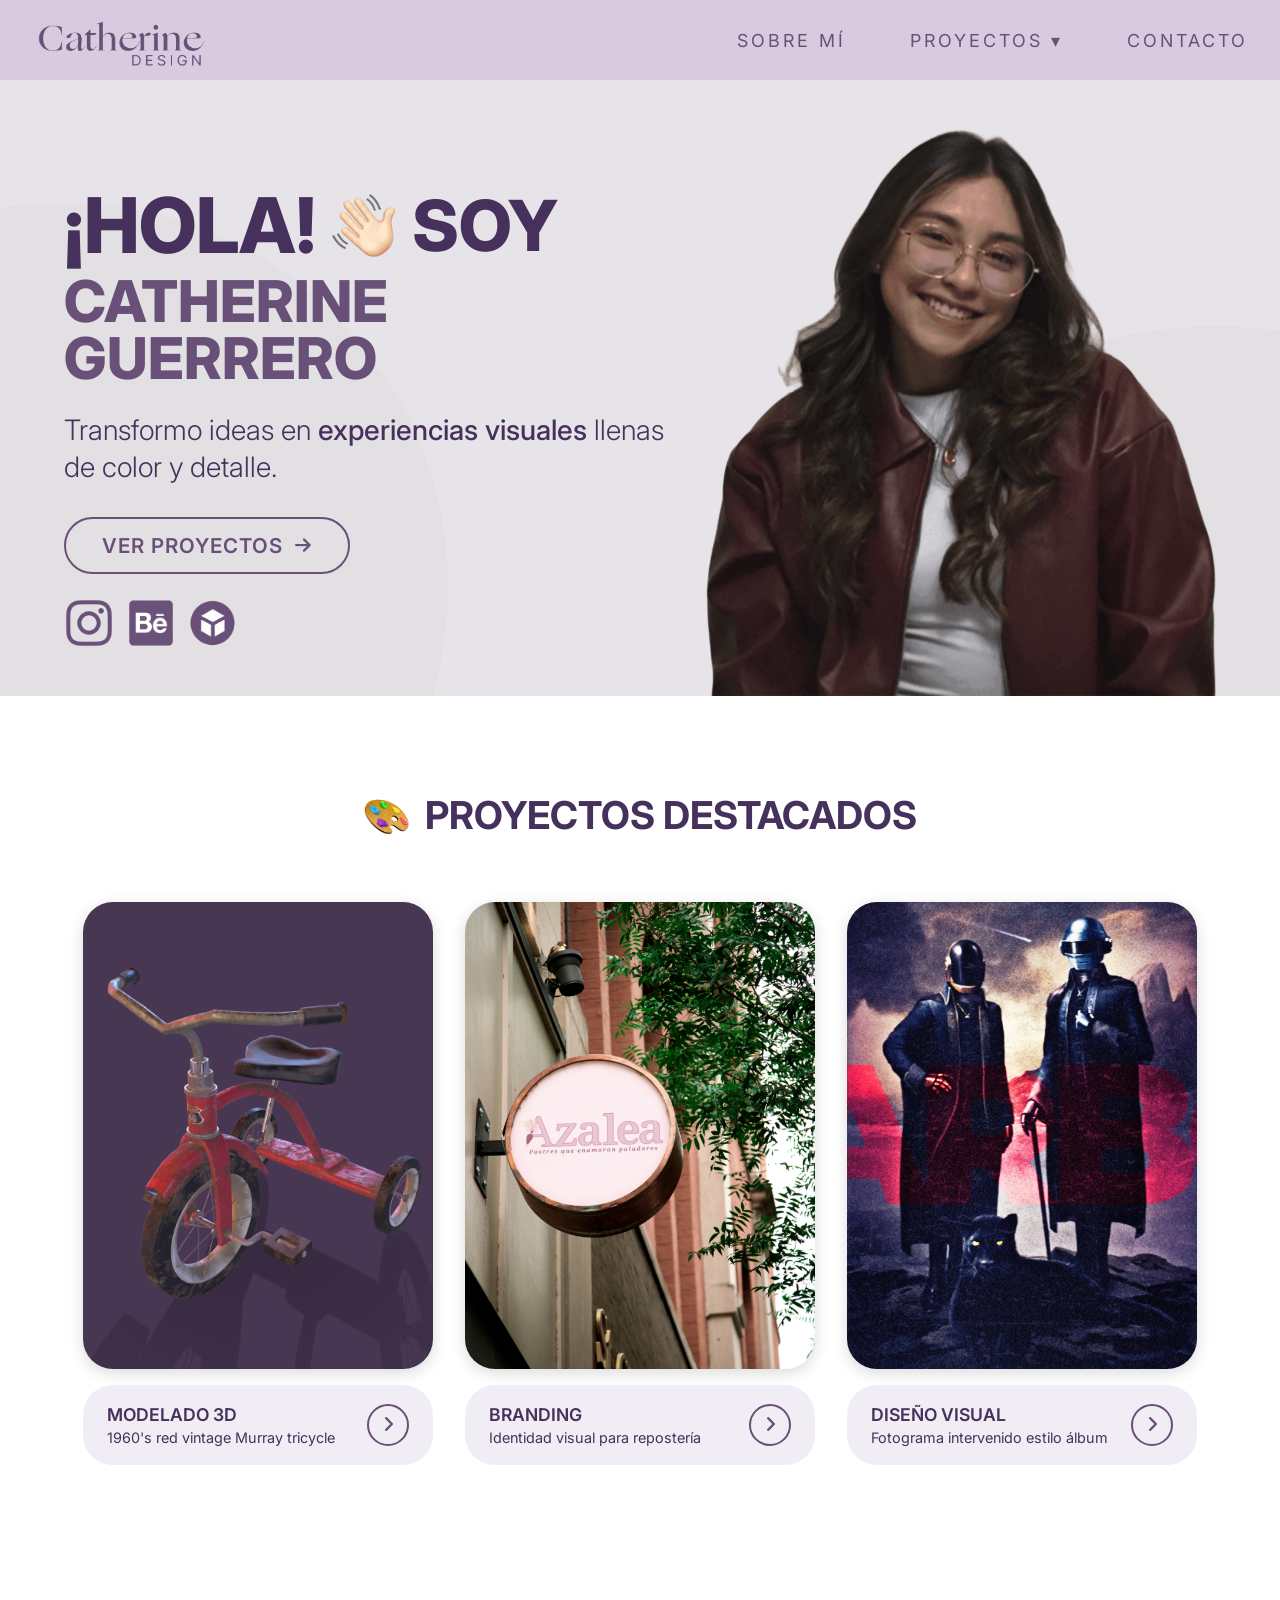
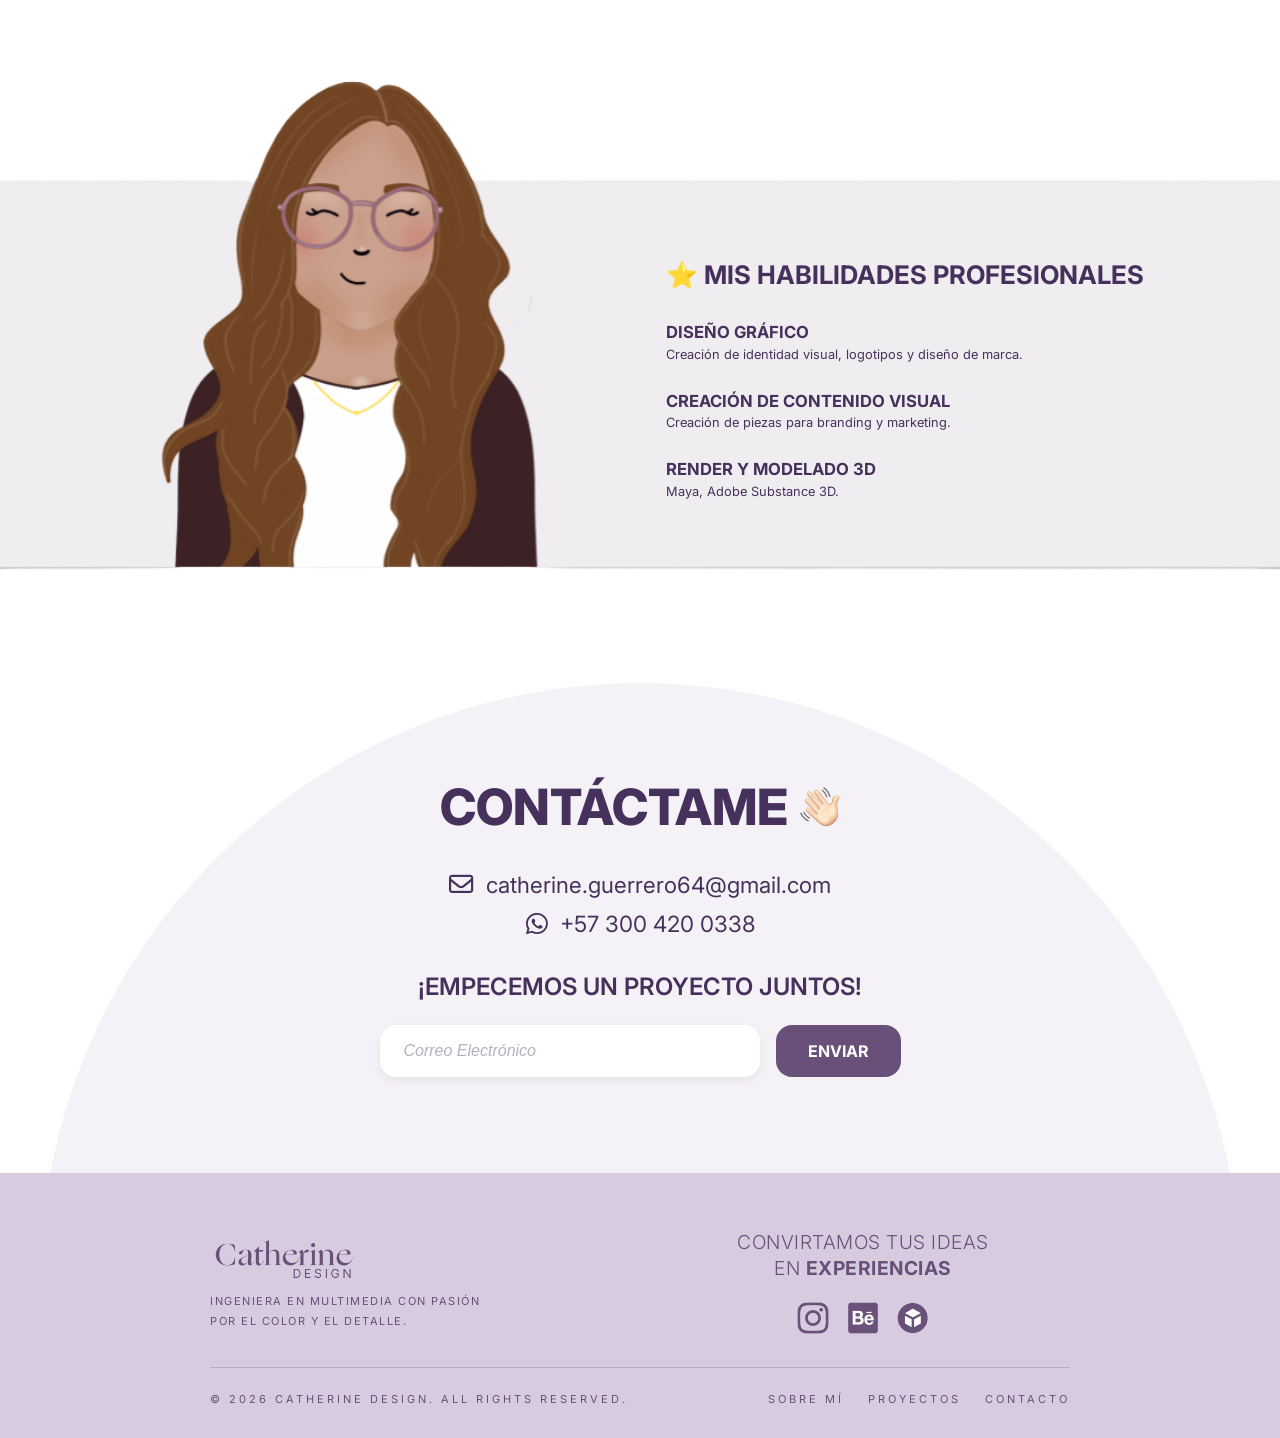
<file: index.html>
<!DOCTYPE html>
<html lang="es">

<head>
    <meta charset="UTF-8">
    <meta name="viewport" content="width=device-width, initial-scale=1.0">
    <title>Catherine Design – Portafolio</title>
    <link rel="preconnect" href="https://fonts.googleapis.com"> 
    <link rel="preconnect" href="https://fonts.gstatic.com" crossorigin>
    <link rel="stylesheet" href="https://cdnjs.cloudflare.com/ajax/libs/font-awesome/6.7.2/css/all.min.css">
    <link href="https://fonts.googleapis.com/css2?family=Playfair+Display:wght@400;700&family=Inter:wght@100;200;300;400;500;600;700;800;900&display=swap" rel="stylesheet">
    <link rel="stylesheet" href="style.css">
</head>

<body>

    <div id="navbar-container"></div>
    
    <!-- HERO -->
    <section id="hero">
        <div class="hero-deco">
            <div class="ellipse-1"></div>
            <div class="ellipse-2"></div>
        </div>

        <div class="hero-inner">

            <div class="hero-text">

                <div class="hero-title-row">
                    <h1>¡Hola!</h1>
                    <img class="hero-hand" src="Img/Mano_saludo.png" alt="Saludo">
                    <span class="hero-soy">soy</span>
                </div>

                <h2 class="hero-name">
                    Catherine Guerrero
                </h2>

                <p class="hero-tagline">
                    <span class="light">Transformo ideas en </span>
                    <span class="medium">experiencias visuales </span>
                    <span class="light">llenas de color y detalle.</span>
                </p>

                <a href="proyectos.html" class="hero-btn">
                    VER PROYECTOS 
                    <i class="fa-solid fa-arrow-right"></i>
                </a>
               
                <!-- REDES -->
                <div class="hero-socials">

                    <a href="https://www.instagram.com/luisac.guerrero_/"
                    target="_blank"
                    rel="noopener noreferrer">

                        <img src="Img/Logo instagram.png" alt="Instagram">
                    </a>

                    <a href="https://www.behance.net/catheriguerrer3"
                    target="_blank"
                    rel="noopener noreferrer">

                        <img src="Img/Logo Behance.png" alt="Behance">
                    </a>

                    <a href="https://sketchfab.com/est.luisac.guerrero"
                    target="_blank"
                    rel="noopener noreferrer">

                        <img src="Img/Logo sketchfab.png" alt="Sketchfab">
                    </a>

                </div>

            </div>

            <div class="hero-image">
                <img src="Img/Foto_Presentacion.png" alt="Catherine">
            </div>

        </div>

    </section>

    <!-- PROYECTOS DESTACADOS -->
    <section id="proyectos">

        <div class="section-inner">

            <div class="section-title-row">

                <img src="Img/Icono_Proyectos.png" alt="" class="section-icon">

                <h2>Proyectos destacados</h2>

            </div>

            <div class="projects-grid">

                <!-- Modelado 3D -->
                <article class="project-card">

                    <a href="proyectos.html?filter=modelado3d" class="project-link">

                        <div class="project-img-wrap">
                            <img src="Img/Modelado3D.png" alt="Modelado 3D">
                        </div>

                        <div class="project-info">

                            <div>
                                <h3 class="project-title">Modelado 3D</h3>
                                <p class="project-desc">
                                    1960's red vintage Murray tricycle
                                </p>
                            </div>

                            <span class="project-btn">
                                <i class="fa-solid fa-angle-right"></i>
                            </span>

                        </div>

                    </a>

                </article>

                <!-- Proyecto 2 -->
                <article class="project-card">

                    <a href="proyectos.html?filter=branding" class="project-link">

                        <div class="project-img-wrap">
                            <img src="Img/Azalea.png" alt="Branding">
                        </div>

                        <div class="project-info">

                            <div>
                                <h3 class="project-title">Branding</h3>
                                <p class="project-desc">
                                    Identidad visual para repostería
                                </p>
                            </div>

                            <span class="project-btn">
                                <i class="fa-solid fa-angle-right"></i>
                            </span>
                        </div>
                    </a>

                </article>

                <!-- Proyecto 3 -->
                <article class="project-card">

                    <a href="proyectos.html?filter=disenio-visual" class="project-link">

                        <div class="project-img-wrap">
                            <img src="Img/Dis_Visual.jpg" alt="Diseño Visual">
                        </div>

                        <div class="project-info">

                            <div>
                                <h3 class="project-title">Diseño Visual</h3>
                                <p class="project-desc">
                                    Fotograma intervenido estilo álbum
                                </p>
                            </div>
                            <span class="project-btn">
                                <i class="fa-solid fa-angle-right"></i>
                            </span>

                        </div>
                    </a>
                    
                </article>

            </div>

        </div>
    </section>

    <section id="habilidades">

        <div class="skills-inner">

            <div class="skills-image">
            <img src="Img/Banner_Habilidades.png" alt="Habilidades">
            </div>

            <div class="skills-content">

            <h2>
                <span class="star">⭐</span>
                MIS HABILIDADES PROFESIONALES
            </h2>

            <div class="skill-item">
                <h3>DISEÑO GRÁFICO</h3>
                <p>Creación de identidad visual, logotipos y diseño de marca.</p>
            </div>

            <div class="skill-item">
                <h3>CREACIÓN DE CONTENIDO VISUAL</h3>
                <p>Creación de piezas para branding y marketing.</p>
            </div>

            <div class="skill-item">
                <h3>RENDER Y MODELADO 3D</h3>
                <p>Maya, Adobe Substance 3D.</p>
            </div>

            </div>

        </div>

    </section>
    <section id="contacto-Idx">

        <div class="contact-bg-Idx"></div>

        <div class="contact-content-Idx">

            <div class="contact-title-Idx">

                <h2>CONTÁCTAME</h2>

                <img src="Img/Mano_saludo.png" alt="Saludo">

            </div>

            <div class="contact-info-Idx">

                <p>
                    <i class="fa-regular fa-envelope"></i>
                    catherine.guerrero64@gmail.com
                </p>

                <p>
                    <i class="fa-brands fa-whatsapp"></i>
                    +57 300 420 0338
                </p>

            </div>

            <h3>¡EMPECEMOS UN PROYECTO JUNTOS!</h3>

            <form class="contact-form-Idx">
                <input type="email" placeholder="Correo Electrónico">
                <button>ENVIAR</button>
            </form>

        </div>

    </section>

    <div id="footer-container"></div>
    <script src="script.js"></script>
</body>

</html>
</file>
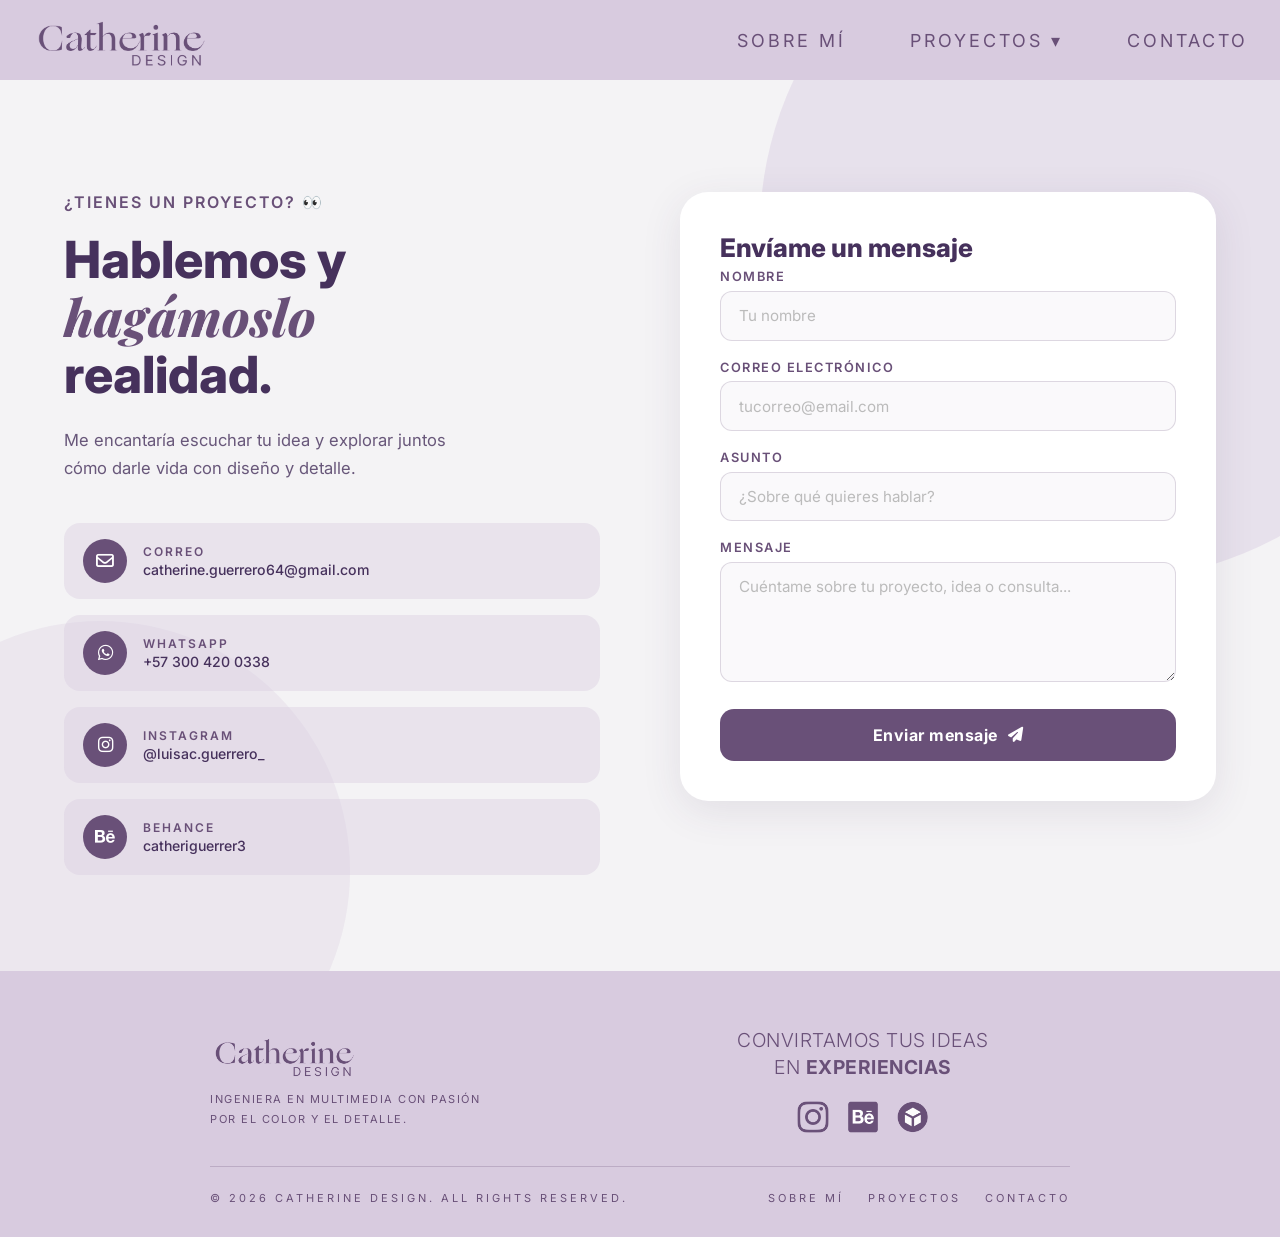
<file: contacto.html>
<!DOCTYPE html>
<html lang="es">
<head>
    <meta charset="UTF-8">
    <meta name="viewport" content="width=device-width, initial-scale=1.0">
    <title>Contacto – Catherine Design</title>
    <link rel="preconnect" href="https://fonts.googleapis.com">
    <link rel="preconnect" href="https://fonts.gstatic.com" crossorigin>
    <link rel="stylesheet" href="https://cdnjs.cloudflare.com/ajax/libs/font-awesome/6.7.2/css/all.min.css">
    <link href="https://fonts.googleapis.com/css2?family=Playfair+Display:wght@400;700&family=Inter:wght@100;200;300;400;500;600;700;800;900&display=swap" rel="stylesheet">
    <link rel="stylesheet" href="style.css">
</head>
<body>

    <div id="navbar-container"></div>

    <section id="contacto-page">

        <!-- Decoración de fondo -->
        <div class="cp-deco cp-deco--1"></div>
        <div class="cp-deco cp-deco--2"></div>

        <div class="cp-inner">

            <!-- Columna izquierda: info -->
            <div class="cp-left">

                <p class="cp-eyebrow">¿Tienes un proyecto? 👀</p>

                <h1 class="cp-title">
                    Hablemos y<br>
                    <span>hagámoslo</span><br>
                    realidad.
                </h1>

                <p class="cp-subtitle">
                    Me encantaría escuchar tu idea y explorar
                    juntos cómo darle vida con diseño y detalle.
                </p>

                <!-- Datos de contacto -->
                <div class="cp-data">

                    <a href="mailto:catherine.guerrero64@gmail.com" class="cp-data-item">
                        <div class="cp-data-icon">
                            <i class="fa-regular fa-envelope"></i>
                        </div>
                        <div class="cp-data-text">
                            <span class="cp-data-label">Correo</span>
                            <span class="cp-data-value">catherine.guerrero64@gmail.com</span>
                        </div>
                    </a>

                    <a href="https://wa.me/573004200338" target="_blank" class="cp-data-item">
                        <div class="cp-data-icon">
                            <i class="fa-brands fa-whatsapp"></i>
                        </div>
                        <div class="cp-data-text">
                            <span class="cp-data-label">WhatsApp</span>
                            <span class="cp-data-value">+57 300 420 0338</span>
                        </div>
                    </a>

                    <a href="https://www.instagram.com/luisac.guerrero_/" target="_blank" class="cp-data-item">
                        <div class="cp-data-icon">
                            <i class="fa-brands fa-instagram"></i>
                        </div>
                        <div class="cp-data-text">
                            <span class="cp-data-label">Instagram</span>
                            <span class="cp-data-value">@luisac.guerrero_</span>
                        </div>
                    </a>

                    <a href="https://www.behance.net/catheriguerrer3" target="_blank" class="cp-data-item">
                        <div class="cp-data-icon">
                            <i class="fa-brands fa-behance"></i>
                        </div>
                        <div class="cp-data-text">
                            <span class="cp-data-label">Behance</span>
                            <span class="cp-data-value">catheriguerrer3</span>
                        </div>
                    </a>

                </div>

            </div>

            <!-- Columna derecha: formulario -->
            <div class="cp-right">

                <div class="cp-form-card">

                    <h2 class="cp-form-title">Envíame un mensaje</h2>

                    <div class="cp-form">

                        <div class="cp-field">
                            <label>Nombre</label>
                            <input type="text" placeholder="Tu nombre">
                        </div>

                        <div class="cp-field">
                            <label>Correo electrónico</label>
                            <input type="email" placeholder="tucorreo@email.com">
                        </div>

                        <div class="cp-field">
                            <label>Asunto</label>
                            <input type="text" placeholder="¿Sobre qué quieres hablar?">
                        </div>

                        <div class="cp-field">
                            <label>Mensaje</label>
                            <textarea placeholder="Cuéntame sobre tu proyecto, idea o consulta..."></textarea>
                        </div>

                        <button class="cp-submit">
                            Enviar mensaje
                            <i class="fa-solid fa-paper-plane"></i>
                        </button>

                    </div>

                </div>

            </div>

        </div>

    </section>

    <div id="footer-container"></div>
    <script src="script.js"></script>
</body>
</html>
</file>
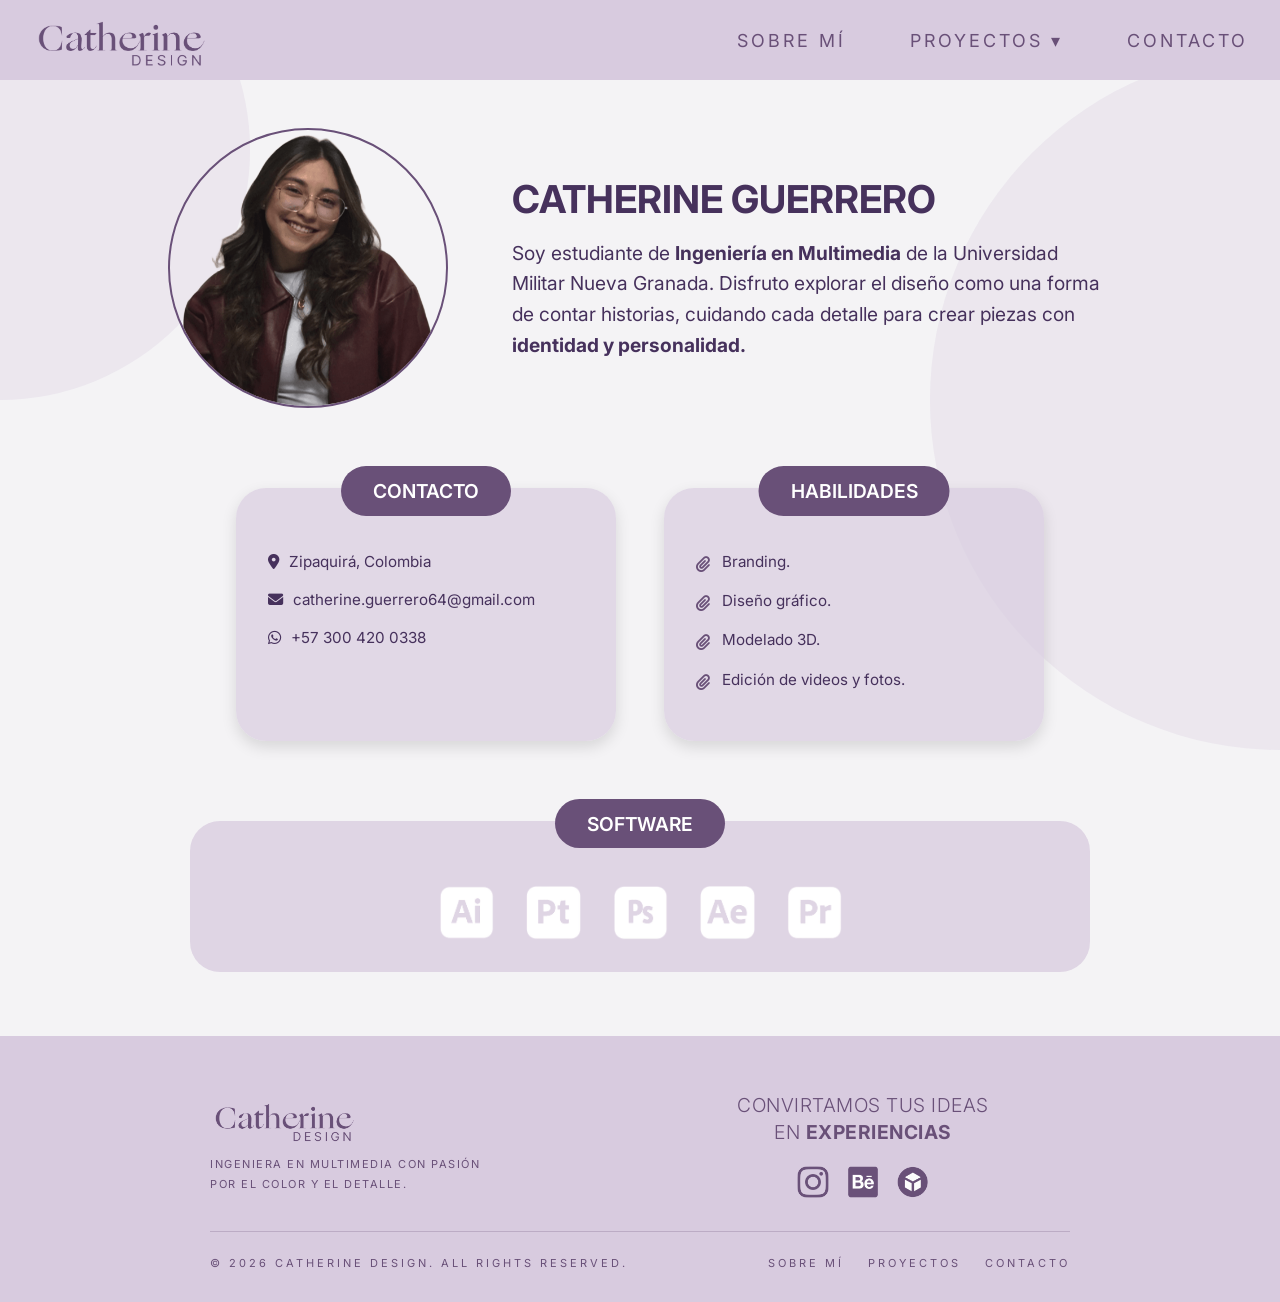
<file: sobre_mi.html>
<!DOCTYPE html>
<html lang="en">
<head>
    <meta charset="UTF-8">
    <meta name="viewport" content="width=device-width, initial-scale=1.0">
    <title>Sobre mí</title>
    <link rel="preconnect" href="https://fonts.googleapis.com"> 
    <link rel="preconnect" href="https://fonts.gstatic.com" crossorigin>
    <link rel="stylesheet" href="https://cdnjs.cloudflare.com/ajax/libs/font-awesome/6.7.2/css/all.min.css">
    <link href="https://fonts.googleapis.com/css2?family=Playfair+Display:wght@400;700&family=Inter:wght@100;200;300;400;500;600;700;800;900&display=swap" rel="stylesheet">
    <link rel="stylesheet" href="style.css">
</head>
<body>
    
    <div id="navbar-container"></div> 

    <section id="sobre-mi">

        <div class="about-bg-circle left"></div>
        <div class="about-bg-circle right"></div>

        <div class="about-container">

            <!-- Encabezado -->
            <div class="about-header">

                <div class="about-photo">
                    <img src="Img/Foto_Contacto.png" alt="Catherine Guerrero">
                </div>

                <div class="about-text">
                    <h2>CATHERINE GUERRERO</h2>

                    <p>
                        Soy estudiante de <strong>Ingeniería en Multimedia</strong>
                        de la Universidad Militar Nueva Granada.

                        Disfruto explorar el diseño como una forma de contar historias,
                        cuidando cada detalle para crear piezas con
                        <strong>identidad y personalidad.</strong>
                    </p>
                </div>

            </div>

            <!-- Tarjetas -->
            <div class="about-cards">

                <!-- Contacto -->
                <div class="about-card contact-card">

                    <div class="card-title">
                        CONTACTO
                    </div>

                    <ul>
                        <li>
                            <i class="fa-solid fa-location-dot"></i>
                            Zipaquirá, Colombia
                        </li>

                        <li>
                            <i class="fa-solid fa-envelope"></i>
                            catherine.guerrero64@gmail.com
                        </li>

                        <li>
                            <i class="fa-brands fa-whatsapp"></i>
                            +57 300 420 0338
                        </li>
                    </ul>

                </div>

                <!-- Habilidades -->
                <div class="about-card skills-card">

                    <div class="card-title">
                        HABILIDADES
                    </div>

                <ul class="skills-list">

                    <li>
                        <i class="fa-solid fa-paperclip"></i>
                        Branding.
                    </li>

                    <li>
                        <i class="fa-solid fa-paperclip"></i>
                        Diseño gráfico.
                    </li>

                    <li>
                        <i class="fa-solid fa-paperclip"></i>
                        Modelado 3D.
                    </li>

                    <li>
                        <i class="fa-solid fa-paperclip"></i>
                        Edición de videos y fotos.
                    </li>

                </ul>

                </div>

            </div>

            <!-- Software -->
            <div class="software-card">

                <div class="card-title">
                    SOFTWARE
                </div>

                <div class="software-icons">

                    <img src="Img/Logo_Illustrator.png" alt="Illustrator">
                    <img src="Img/Logo_substance.png" alt="Substance">
                    <img src="Img/Logo_Photoshop.png" alt="Photoshop">
                    <img src="Img/Logo_AfterEffects.png" alt="After Effects">
                    <img src="Img/Logo_Premiere.png" alt="Premiere">

                </div>

            </div>

        </div>

    </section>

    <div id="footer-container"></div>
    <script src="script.js"></script>
</body>
</html>
</file>
<file: style.css>
/* =========================
   VARIABLES
========================= */
:root {
  --purple-dark: #46315c;
  --purple-mid: #695078;
  --purple-light: #d8cbdf;
  --bg-hero: rgba(213, 209, 216, 0.59);
  --text-body: #140e1b;
  --white: #ffffff;
  --section-space: 6rem;
}

/* =========================
   RESET
========================= */
*,
*::before,
*::after {
  box-sizing: border-box;
  margin: 0;
  padding: 0;
}

html {
  scroll-behavior: smooth;
}

body {
  font-family: "Inter", sans-serif;
  color: var(--text-body);
  background: var(--white);
  overflow-x: hidden;
}

img {
  display: block;
  max-width: 100%;
}

button {
  border: none;
  background: none;
  cursor: pointer;
  font: inherit;
}

/* =========================
   NAVBAR
========================= */
#navbar {
  position: fixed;
  top: 0;
  left: 0;
  width: 100%;
  z-index: 1000;
  background: var(--purple-light);
  transition: box-shadow 0.3s ease;
}

#navbar.scrolled {
  box-shadow: 0 4px 20px rgba(0, 0, 0, 0.15);
}

.nav-inner {
  max-width: 1440px;
  height: 80px;
  margin: 0 auto;
  padding: 0 2rem;
  display: flex;
  align-items: center;
  justify-content: space-between;
}

.nav-logo img {
  width: 180px;
  height: auto;
  display: block;
}

/* Menú escritorio */
.nav-links {
  display: flex;
  align-items: center;
  gap: clamp(24px, 5vw, 80px);
}

.nav-links a {
  color: var(--purple-mid);
  text-decoration: none;
  font-size: clamp(14px, 1.4vw, 20px);
  text-transform: uppercase;
  letter-spacing: 3px;
  transition: color 0.3s ease;
}

.nav-links a:hover {
  color: var(--purple-dark);
}

/* Hamburguesa */
.nav-burger {
  display: none;
  flex-direction: column;
  justify-content: center;
  gap: 5px;
  width: 36px;
  height: 36px;
  cursor: pointer;
  background: none;
  border: none;
  padding: 4px;
}

.nav-burger span {
  width: 24px;
  height: 2px;
  background: var(--purple-mid);
  border-radius: 999px;
  transition: 0.3s;
  display: block;
}

.nav-burger.open span:nth-child(1) {
  transform: rotate(45deg) translate(5px, 5px);
}
.nav-burger.open span:nth-child(2) {
  opacity: 0;
}
.nav-burger.open span:nth-child(3) {
  transform: rotate(-45deg) translate(5px, -5px);
}

/* Menú móvil desplegable */
.nav-mobile {
  display: none;
  flex-direction: column;
  gap: 0;
  background: var(--purple-light);
  padding: 1rem 2rem 1.5rem;
  border-top: 1px solid rgba(105, 80, 120, 0.2);
}

.nav-mobile.open {
  display: flex;
}

.nav-mobile a {
  text-decoration: none;
  color: var(--purple-mid);
  font-size: 16px;
  text-transform: uppercase;
  letter-spacing: 3px;
  padding: 0.75rem 0;
  border-bottom: 1px solid rgba(105, 80, 120, 0.1);
}

.nav-mobile a:last-child {
  border-bottom: none;
}

/* Dropdown escritorio */
.dropdown {
  position: relative;
}

.dropdown-btn {
  display: block;
}

.dropdown-menu {
  position: absolute;
  top: 100%;
  left: 0;
  min-width: 220px;
  background: white;
  border-radius: 12px;
  padding: 10px 0;
  margin-top: 10px;
  box-shadow: 0 8px 20px rgba(0, 0, 0, 0.1);
  opacity: 0;
  visibility: hidden;
  transform: translateY(10px);
  transition: all 0.3s ease;
}

.dropdown:hover .dropdown-menu {
  opacity: 1;
  visibility: visible;
  transform: translateY(0);
}

.dropdown-menu a {
  display: block;
  padding: 12px 20px;
  font-size: 13px;
  letter-spacing: 2px;
  text-transform: uppercase;
}

.dropdown-menu a:hover {
  background: var(--purple-light);
}

/* Responsive navbar */
@media (max-width: 768px) {
  .nav-links {
    display: none;
  }
  .nav-burger {
    display: flex;
  }
  .nav-inner {
    height: 70px;
  }
  .nav-logo img {
    width: 140px;
  }
}

/* =========================
   HERO
========================= */
#hero {
  margin-top: 80px;
  background: var(--bg-hero);
  position: relative;
  overflow: hidden;
}

.hero-deco {
  position: absolute;
  inset: 0;
  pointer-events: none;
  z-index: 0;
}

.ellipse-1,
.ellipse-2 {
  position: absolute;
  border-radius: 50%;
  background: rgba(213, 209, 216, 0.25);
}

.ellipse-1 {
  width: 60vw;
  aspect-ratio: 1;
  top: 20%;
  left: -25%;
}

.ellipse-2 {
  width: 70vw;
  aspect-ratio: 1;
  top: 40%;
  right: -30%;
}

.hero-inner {
  position: relative;
  z-index: 1;
  max-width: 1440px;
  margin: 0 auto;
  display: flex;
  align-items: flex-end;
  justify-content: space-between;
  padding: 3rem 4rem 0;
  gap: 2rem;
}

.hero-text {
  flex: 1;
  min-width: 0;
  padding-bottom: 3rem;
}

.hero-title-row {
  display: flex;
  align-items: center;
  gap: 1rem;
}

.hero-title-row h1,
.hero-soy {
  font-weight: 800;
  color: var(--purple-dark);
  text-transform: uppercase;
  line-height: 1;
}

.hero-title-row h1 {
  font-size: clamp(40px, 6vw, 80px);
}

.hero-soy {
  font-size: clamp(36px, 5.5vw, 80px);
}

.hero-hand {
  width: clamp(40px, 5vw, 80px);
}

.hero-name {
  margin-top: 0.5rem;
  font-size: clamp(28px, 4.5vw, 65px);
  font-weight: 800;
  color: var(--purple-mid);
  text-transform: uppercase;
  line-height: 1;
}

.hero-tagline {
  margin-top: 1.5rem;
  font-size: clamp(15px, 2.2vw, 35px);
  line-height: 1.3;
  color: var(--purple-dark);
}

.hero-tagline .light  { font-weight: 300; }
.hero-tagline .medium { font-weight: 500; }

/* Imagen pegada abajo, sin recorte */
.hero-image {
  flex: 0 0 auto;
  display: flex;
  align-items: flex-end;
  justify-content: center;
}

.hero-image img {
  width: clamp(220px, 40vw, 580px);
  height: auto;
  display: block;
}

/* Botón ver proyectos */
.hero-btn {
  display: inline-flex;
  align-items: center;
  justify-content: center;
  margin-top: 2rem;
  padding: 14px 36px;
  gap: 12px;
  border: 2px solid var(--purple-mid);
  border-radius: 40px;
  color: var(--purple-mid);
  font-size: clamp(14px, 1.6vw, 25px);
  font-weight: 600;
  letter-spacing: 1px;
  text-decoration: none;
  transition: all 0.3s ease;
}

.hero-btn:hover {
  background: var(--purple-mid);
  color: white;
}

.hero-btn i {
  font-size: 18px;
  transition: transform 0.3s ease;
}

.hero-btn:hover i {
  transform: translateX(4px);
}

/* Redes sociales */
.hero-socials {
  display: flex;
  gap: 12px;
  margin-top: 1.5rem;
}

.hero-socials a {
  width: 50px;
  height: 50px;
  display: flex;
  align-items: center;
  justify-content: center;
  transition: transform 0.3s ease;
}

.hero-socials a:hover {
  transform: translateY(-4px);
}

.hero-socials img {
  width: 100%;
  height: 100%;
  object-fit: contain;
}

/* Responsive hero — texto izquierda, foto derecha en todos los tamaños */
@media (max-width: 900px) {
  .hero-inner {
    padding: 2.5rem 2.5rem 0;
    gap: 1rem;
  }
}

@media (max-width: 600px) {
  #hero {
    margin-top: 70px;
  }
  .hero-inner {
    padding: 1.5rem 1.2rem 0;
    gap: 0.5rem;
  }
  .hero-text {
    padding-bottom: 1.5rem;
  }
  .hero-image img {
    width: clamp(120px, 36vw, 200px);
  }
  .hero-btn {
    font-size: 11px;
    padding: 8px 14px;
    gap: 6px;
    margin-top: 0.8rem;
    border-radius: 30px;
  }
  .hero-btn i {
    font-size: 12px;
  }
  .hero-socials {
    margin-top: 0.8rem;
    gap: 6px;
  }
  .hero-socials a {
    width: 30px;
    height: 30px;
  }
  .ellipse-1 {
    width: 90vw;
    left: -40%;
    top: 5%;
  }
  .ellipse-2 {
    width: 90vw;
    right: -45%;
    top: 40%;
  }
}

/* =========================
   PROYECTOS
========================= */
#proyectos {
  padding: 6rem 4rem;
  background: var(--white);
}

.section-inner {
  max-width: 1440px;
  margin: 0 auto;
}

.section-title-row {
  display: flex;
  align-items: center;
  justify-content: center;
  gap: 1rem;
  margin-bottom: 4rem;
}

.section-title-row h2 {
  font-size: clamp(28px, 3vw, 48px);
  font-weight: 700;
  color: var(--purple-dark);
  text-transform: uppercase;
}

.section-icon {
  width: 45px;
}

.projects-grid {
  display: grid;
  grid-template-columns: repeat(3, minmax(100px, 350px));
  justify-content: center;
  gap: 2rem;
}

.project-card {
  display: flex;
  flex-direction: column;
}

.project-img-wrap {
  aspect-ratio: 3 / 4;
  border-radius: 30px;
  overflow: hidden;
  box-shadow: 0 4px 15px rgba(0, 0, 0, 0.15);
}

.project-img-wrap img {
  width: 100%;
  height: 100%;
  object-fit: cover;
  transition: transform 0.4s ease;
}

.project-card:hover .project-img-wrap img {
  transform: scale(1.05);
}

.project-info {
  margin-top: 1rem;
  background: rgba(216, 203, 223, 0.35);
  border-radius: 30px;
  padding: 1.2rem 1.5rem;
  display: flex;
  justify-content: space-between;
  align-items: center;
}

.project-title {
  font-size: 1.1rem;
  font-weight: 600;
  color: var(--purple-dark);
  text-transform: uppercase;
}

.project-desc {
  margin-top: 0.25rem;
  color: var(--purple-dark);
  font-size: 0.9rem;
}

.project-btn {
  width: 42px;
  height: 42px;
  flex-shrink: 0;
  display: flex;
  align-items: center;
  justify-content: center;
  border: 2.3px solid var(--purple-mid);
  border-radius: 50%;
  color: var(--purple-mid);
  text-decoration: none;
  font-size: 18px;
  transition: all 0.3s ease;
}

.project-btn:hover {
  background: var(--purple-mid);
  color: white;
  transform: translateX(3px);
}

.project-link {
  text-decoration: none;
  color: inherit;
  display: block;
}

@media (max-width: 900px) {
  #proyectos {
    padding: 4rem 2rem;
  }
  .projects-grid {
    grid-template-columns: repeat(2, 1fr);
    max-width: 600px;
    margin: 0 auto;
  }
}

@media (max-width: 560px) {
  #proyectos {
    padding: 3rem 1rem;
  }
  .projects-grid {
    grid-template-columns: 1fr;
    max-width: 320px;
  }
}

/* =========================
   HABILIDADES
========================= */
#habilidades {
  position: relative;
  width: 100%;
  padding-top: var(--section-space);
  padding-bottom: var(--section-space);
}

.skills-image img {
  width: 100%;
  height: auto;
  display: block;
}

.skills-content {
  position: absolute;
  top: 60%;
  left: 52%;
  transform: translateY(-50%);
  width: 42%;
}

.skills-content h2 {
  color: var(--purple-dark);
  font-size: clamp(18px, 2vw, 40px);
  font-weight: 700;
  margin-bottom: 2rem;
}

.skill-item {
  margin-bottom: 1.8rem;
}

.skill-item h3 {
  color: var(--purple-dark);
  font-size: clamp(12px, 1.3vw, 22px);
  font-weight: 700;
  margin-bottom: 0.3rem;
}

.skill-item p {
  color: var(--purple-dark);
  font-size: clamp(11px, 1vw, 18px);
}

@media (max-width: 1200px) {
  .skills-content {
    left: 50%;
    width: 44%;
    top: 58%;
  }
  .skills-content h2 {
    font-size: clamp(14px, 1.8vw, 28px);
    margin-bottom: 1.2rem;
  }
  .skill-item h3 {
    font-size: clamp(11px, 1.2vw, 18px);
  }
  .skill-item p {
    font-size: clamp(10px, 0.95vw, 15px);
  }
}

@media (max-width: 992px) {
  .skills-content {
    left: 48%;
    top: 56%;
    width: 46%;
  }
  .skill-item {
    margin-bottom: 0.8rem;
  }
}

@media (max-width: 768px) {
  .skills-content {
    left: 47%;
    top: 55%;
    width: 47%;
  }
  .skills-content h2 {
    margin-bottom: 0.5rem;
  }
  .skill-item {
    margin-bottom: 0.4rem;
  }
}

/* Pantallas muy pequeñas: texto debajo de la imagen */
@media (max-width: 480px) {
  #habilidades {
    padding-top: 3rem;
    padding-bottom: 3rem;
  }
  .skills-content {
    position: static;
    transform: none;
    width: 100%;
    padding: 1.2rem 1.2rem 0;
  }
  .skills-content h2 {
    font-size: 16px;
    margin-bottom: 0.8rem;
  }
  .skill-item {
    margin-bottom: 0.8rem;
  }
  .skill-item h3 {
    font-size: 13px;
  }
  .skill-item p {
    font-size: 12px;
  }
}

/* =========================
   CONTACTO INDEX
========================= */
#contacto-Idx {
  position: relative;
  overflow: hidden;
  padding: var(--section-space) 1rem;
  display: flex;
  justify-content: center;
  align-items: center;
}

.contact-bg-Idx {
  position: absolute;
  width: 1200px;
  height: 1200px;
  border-radius: 50%;
  background: rgba(216, 203, 223, 0.25);
  left: 50%;
  bottom: -710px;
  transform: translateX(-50%);
  z-index: 0;
}

.contact-content-Idx {
  position: relative;
  z-index: 1;
  width: 100%;
  max-width: 900px;
  text-align: center;
}

.contact-title-Idx {
  display: flex;
  justify-content: center;
  align-items: center;
  gap: 12px;
  margin-bottom: 2rem;
}

.contact-title-Idx h2 {
  color: var(--purple-dark);
  font-size: clamp(2rem, 6vw, 50px);
  font-weight: 800;
}

.contact-title-Idx img {
  width: 40px;
  height: auto;
}

.contact-info-Idx {
  margin-bottom: 2rem;
  display: flex;
  flex-direction: column;
  gap: 0.5rem;
}

.contact-info-Idx p {
  display: flex;
  justify-content: center;
  align-items: center;
  gap: 12px;
  color: var(--purple-dark);
  font-size: clamp(0.9rem, 2vw, 1.4rem);
  line-height: 1.4;
  flex-wrap: wrap;
}

.contact-info-Idx i {
  font-size: 1.1em;
}

.contact-content-Idx h3 {
  color: var(--purple-dark);
  font-size: clamp(0.95rem, 2.5vw, 1.5rem);
  font-weight: 600;
  margin-bottom: 1.5rem;
}

.contact-form-Idx {
  display: flex;
  justify-content: center;
  gap: 1rem;
  flex-wrap: wrap;
}

.contact-form-Idx input {
  width: min(380px, 100%);
  padding: 1rem 1.5rem;
  border: none;
  border-radius: 16px;
  background: #fff;
  font-size: 1rem;
  box-shadow: 0 4px 8px rgba(163, 145, 145, 0.15);
}

.contact-form-Idx input::placeholder {
  color: #b7b0bc;
  font-style: italic;
}

.contact-form-Idx button {
  padding: 1rem 2rem;
  border: none;
  border-radius: 16px;
  background: var(--purple-mid);
  color: white;
  font-size: 1rem;
  font-weight: 700;
  cursor: pointer;
  transition: 0.3s ease;
}

.contact-form-Idx button:hover {
  transform: translateY(-2px);
  background: var(--purple-dark);
}

@media (max-width: 480px) {
  .contact-form-Idx {
    flex-direction: column;
    align-items: center;
  }
  .contact-form-Idx input,
  .contact-form-Idx button {
    width: 100%;
  }
}

/* =========================
   SOBRE MÍ
========================= */
#sobre-mi {
  position: relative;
  overflow: hidden;
  padding: 8rem 2rem 4rem;
  background: #F4F3F5;
}

.about-bg-circle {
  position: absolute;
  border-radius: 50%;
  background: rgba(216, 203, 223, 0.3);
  pointer-events: none;
  z-index: 0;
}

.about-bg-circle.left {
  width: 500px;
  height: 500px;
  left: -250px;
  top: -100px;
}

.about-bg-circle.right {
  width: 700px;
  height: 700px;
  right: -350px;
  top: 50px;
}

.about-container {
  position: relative;
  z-index: 1;
  max-width: 1440px;
  margin: 0 auto;
}

.about-header {
  display: flex;
  align-items: center;
  justify-content: center;
  gap: 4rem;
  margin-bottom: 5rem;
}

.about-photo img {
  width: 280px;
  aspect-ratio: 1;
  object-fit: cover;
  border-radius: 50%;
  border: 2px solid var(--purple-mid);
}

.about-text {
  max-width: 600px;
}

.about-text h2 {
  font-size: clamp(1.8rem, 3vw, 3rem);
  color: var(--purple-dark);
  margin-bottom: 1rem;
}

.about-text p {
  font-size: clamp(1rem, 1.5vw, 1.4rem);
  line-height: 1.6;
  color: var(--purple-dark);
}

.about-cards {
  display: flex;
  justify-content: center;
  gap: 3rem;
  margin-bottom: 5rem;
  flex-wrap: wrap;
}

.about-card {
  position: relative;
  width: 380px;
  background: rgba(216, 203, 223, 0.65);
  border-radius: 30px;
  padding: 4rem 2rem 2rem;
  box-shadow: 0 6px 15px rgba(0, 0, 0, 0.12);
}

.card-title {
  position: absolute;
  top: -22px;
  left: 50%;
  transform: translateX(-50%);
  background: var(--purple-mid);
  color: white;
  padding: 0.8rem 2rem;
  border-radius: 50px;
  font-size: clamp(1rem, 1.5vw, 1.8rem);
  font-weight: 600;
  white-space: nowrap;
}

.about-card ul {
  list-style: none;
}

.about-card li {
  margin-bottom: 1.2rem;
  color: var(--purple-dark);
  font-size: clamp(0.95rem, 1.1vw, 1.2rem);
  display: flex;
  align-items: center;
  gap: 10px;
}

.skills-list {
  list-style: none;
  padding: 0;
}

.skills-list li {
  display: flex;
  align-items: flex-start;
  gap: 12px;
  margin-bottom: 1.2rem;
  color: var(--purple-dark);
  font-size: clamp(0.95rem, 1.1vw, 1.3rem);
}

.skills-list i {
  color: var(--purple-mid);
  margin-top: 4px;
  font-size: 1rem;
}

.contact-card {
  width: 380px;
}

.software-card {
  position: relative;
  max-width: 900px;
  margin: 0 auto;
  background: rgba(216, 203, 223, 0.75);
  border-radius: 30px;
  padding: 4rem 2rem 2rem;
  text-align: center;
}

.software-icons {
  display: flex;
  justify-content: center;
  gap: 2rem;
  flex-wrap: wrap;
}

.software-icons img {
  width: 55px;
}

@media (max-width: 900px) {
  .about-header {
    flex-direction: column;
    text-align: center;
    gap: 2rem;
    margin-bottom: 3rem;
  }
  .about-photo img {
    width: 220px;
  }
  .about-cards {
    gap: 3rem 2rem;
    margin-bottom: 3rem;
  }
  .about-card,
  .contact-card {
    width: 100%;
    max-width: 420px;
  }
}

@media (max-width: 480px) {
  #sobre-mi {
    padding: 5rem 1rem 3rem;
  }
  .about-photo img {
    width: 160px;
  }
  .software-icons img {
    width: 40px;
  }
}

/* =========================
   CONTACTO (página)
========================= */

/* — layout principal — */
#contacto-page {
  position: relative;
  overflow: hidden;
  background: #F4F3F5;
  padding: 7rem 4rem 6rem;
  margin-top: 80px;
}

.cp-deco {
  position: absolute;
  border-radius: 50%;
  pointer-events: none;
  z-index: 0;
}

.cp-deco--1 {
  width: 700px;
  height: 700px;
  background: rgba(216, 203, 223, 0.45);
  top: -200px;
  right: -180px;
}

.cp-deco--2 {
  width: 500px;
  height: 500px;
  background: rgba(216, 203, 223, 0.3);
  bottom: -150px;
  left: -150px;
}

.cp-inner {
  position: relative;
  z-index: 1;
  max-width: 1200px;
  margin: 0 auto;
  display: grid;
  grid-template-columns: 1fr 1fr;
  gap: 5rem;
  align-items: start;
}

/* — columna izquierda — */
.cp-eyebrow {
  font-size: 1rem;
  font-weight: 600;
  color: var(--purple-mid);
  letter-spacing: 2px;
  text-transform: uppercase;
  margin-bottom: 1.2rem;
}

.cp-title {
  font-size: clamp(2.2rem, 4vw, 3.6rem);
  font-weight: 800;
  color: var(--purple-dark);
  line-height: 1.1;
  margin-bottom: 1.5rem;
}

.cp-title span {
  color: var(--purple-mid);
  font-style: italic;
  font-family: 'Playfair Display', serif;
}

.cp-subtitle {
  font-size: clamp(1rem, 1.3vw, 1.2rem);
  color: var(--purple-dark);
  line-height: 1.7;
  opacity: 0.8;
  margin-bottom: 2.5rem;
  max-width: 420px;
}

/* — tarjetas de contacto — */
.cp-data {
  display: flex;
  flex-direction: column;
  gap: 1rem;
}

.cp-data-item {
  display: flex;
  align-items: center;
  gap: 1rem;
  padding: 1rem 1.2rem;
  background: rgba(216, 203, 223, 0.4);
  border-radius: 16px;
  text-decoration: none;
  transition: background 0.25s ease, transform 0.25s ease;
}

.cp-data-item:hover {
  background: rgba(216, 203, 223, 0.75);
  transform: translateX(6px);
}

.cp-data-icon {
  width: 44px;
  height: 44px;
  border-radius: 50%;
  background: var(--purple-mid);
  display: flex;
  align-items: center;
  justify-content: center;
  flex-shrink: 0;
  color: white;
  font-size: 1.1rem;
}

.cp-data-text {
  display: flex;
  flex-direction: column;
  gap: 2px;
}

.cp-data-label {
  font-size: 0.75rem;
  font-weight: 600;
  text-transform: uppercase;
  letter-spacing: 2px;
  color: var(--purple-mid);
}

.cp-data-value {
  font-size: clamp(0.85rem, 1.1vw, 1rem);
  color: var(--purple-dark);
  font-weight: 500;
}

/* — columna derecha: formulario — */
.cp-form-card {
  background: white;
  border-radius: 28px;
  padding: 2.5rem 2.5rem;
  box-shadow: 0 10px 40px rgba(70, 49, 92, 0.1);
}

.cp-form-title {
  font-size: clamp(1.4rem, 2vw, 1.9rem);
  font-weight: 800;
  color: var(--purple-dark);
  margin-bottom: 0.4rem;
}

.cp-form-sub {
  font-size: 0.95rem;
  color: var(--purple-mid);
  margin-bottom: 2rem;
  opacity: 0.8;
}

.cp-form {
  display: flex;
  flex-direction: column;
  gap: 1.2rem;
}

.cp-field {
  display: flex;
  flex-direction: column;
  gap: 0.4rem;
}

.cp-field label {
  font-size: 0.8rem;
  font-weight: 600;
  text-transform: uppercase;
  letter-spacing: 1.5px;
  color: var(--purple-mid);
}

.cp-field input,
.cp-field textarea {
  width: 100%;
  padding: 0.9rem 1.1rem;
  border: 1.5px solid rgba(105, 80, 120, 0.2);
  border-radius: 12px;
  background: #faf9fb;
  font-family: 'Inter', sans-serif;
  font-size: 0.95rem;
  color: var(--text-body);
  transition: border-color 0.2s ease, box-shadow 0.2s ease;
  outline: none;
}

.cp-field input::placeholder,
.cp-field textarea::placeholder {
  color: #bbb;
}

.cp-field input:focus,
.cp-field textarea:focus {
  border-color: var(--purple-mid);
  box-shadow: 0 0 0 3px rgba(105, 80, 120, 0.1);
}

.cp-field textarea {
  resize: vertical;
  min-height: 120px;
}

.cp-submit {
  margin-top: 0.5rem;
  padding: 1rem 2rem;
  background: var(--purple-mid);
  color: white;
  border: none;
  border-radius: 14px;
  font-size: 1rem;
  font-weight: 700;
  cursor: pointer;
  display: flex;
  align-items: center;
  justify-content: center;
  gap: 10px;
  transition: background 0.25s ease, transform 0.2s ease;
  letter-spacing: 0.5px;
}

.cp-submit:hover {
  background: var(--purple-dark);
  transform: translateY(-2px);
}

.cp-submit i {
  font-size: 0.95rem;
}

/* — responsive — */
@media (max-width: 900px) {
  #contacto-page {
    padding: 6rem 2rem 4rem;
  }
  .cp-inner {
    grid-template-columns: 1fr;
    gap: 3rem;
  }
  .cp-subtitle {
    max-width: 100%;
  }
}

@media (max-width: 480px) {
  #contacto-page {
    padding: 5rem 1.2rem 3rem;
    margin-top: 70px;
  }
  .cp-form-card {
    padding: 1.8rem 1.4rem;
    border-radius: 20px;
  }
  .cp-data-item {
    padding: 0.8rem 1rem;
  }
  .cp-data-value {
    font-size: 0.85rem;
  }
}

/* =========================
   FOOTER
========================= */
#footer {
  background: var(--purple-light);
  padding: 3.5rem 2rem 2rem;
}

.footer-container {
  max-width: 860px;
  margin: 0 auto;
  display: flex;
  justify-content: space-between;
  align-items: center;
  gap: 2rem;
}

.footer-brand {
  flex: 1;
}

.footer-brand img {
  width: 150px;
  margin-bottom: 0.75rem;
}

.footer-brand p {
  color: var(--purple-mid);
  font-size: 11px;
  line-height: 1.8;
  letter-spacing: 1.5px;
}

.footer-contact {
  flex: 1;
  text-align: center;
}

.footer-contact h3 {
  color: var(--purple-mid);
  font-size: clamp(0.9rem, 1.5vw, 1.2rem);
  font-weight: 300;
  line-height: 1.4;
  margin-bottom: 1.2rem;
  letter-spacing: 0.5px;
}

.footer-contact span {
  font-weight: 700;
}

.footer-socials {
  display: flex;
  justify-content: center;
  gap: 1rem;
}

.footer-socials a {
  transition: transform 0.3s ease;
}

.footer-socials a:hover {
  transform: translateY(-4px);
}

.footer-socials img {
  width: 34px;
  height: 34px;
  object-fit: contain;
}

.footer-divider {
  max-width: 860px;
  margin: 2rem auto 1.5rem;
  border-top: 1px solid rgba(105, 80, 120, 0.25);
}

.footer-bottom {
  max-width: 860px;
  margin: 0 auto;
  display: flex;
  justify-content: space-between;
  align-items: center;
  gap: 1.5rem;
}

.footer-bottom p {
  color: var(--purple-mid);
  font-size: 11px;
  letter-spacing: 3px;
}

.footer-links {
  display: flex;
  gap: 1.5rem;
}

.footer-links a {
  text-decoration: none;
  color: var(--purple-mid);
  letter-spacing: 3px;
  font-size: 11px;
  transition: 0.3s;
}

.footer-links a:hover {
  color: var(--purple-dark);
}

/* Footer responsive */
@media (max-width: 768px) {
  #footer {
    padding: 2.5rem 1.5rem 1.5rem;
  }
  .footer-container {
    flex-direction: column;
    align-items: center;
    text-align: center;
    gap: 1.5rem;
  }
  .footer-brand {
    display: flex;
    flex-direction: column;
    align-items: center;
    width: 100%;
  }
  .footer-contact {
    width: 100%;
  }
  .footer-divider {
    margin: 1.5rem auto 1rem;
  }
  .footer-bottom {
    flex-direction: column;
    align-items: center;
    text-align: center;
    gap: 0.75rem;
  }
  .footer-links {
    flex-wrap: wrap;
    justify-content: center;
    gap: 1rem;
  }
  .footer-bottom p {
    letter-spacing: 2px;
    font-size: 10px;
  }
  .footer-links a {
    letter-spacing: 2px;
    font-size: 10px;
  }
  .footer-socials img {
    width: 30px;
    height: 30px;
  }
}

@media (max-width: 400px) {
  .footer-brand img {
    width: 130px;
  }
  .footer-contact h3 {
    font-size: 0.85rem;
  }
  .footer-links {
    gap: 0.6rem;
  }
  .footer-links a {
    font-size: 10px;
    letter-spacing: 1px;
  }
}
/* ========= PROYECTOS PAGINA ========= */
#proyectos-page {
    min-height: 100vh;
    padding: 120px 0 80px;
    background: #faf8fc;
    position: relative;
    overflow: hidden;
}

.proy-inner {
    max-width: 1100px;
    margin: 0 auto;
    padding: 0 24px;
    position: relative;
    z-index: 1;
}

/* Header */
.proy-header {
    margin-bottom: 48px;
    justify-content: center;
    align-items: center;
}

.proy-header h1 {
    font-size: clamp(1.5rem, 5vw, 2.5rem);
    color: var(--purple-dark);
    margin-bottom: 7px;
    justify-content: center;

}

.proy-header p {
    color: var(--purple-mid);
    font-size: 1.3rem;
    font-weight: 500;
    margin: 0;
}

.proy-category-header {
    justify-content: flex-start;
    margin-bottom: 28px;
    padding-bottom: 12px;
    border-bottom: 2px solid var(--purple-light);
}

/* Filter Tabs */
.proy-filters {
    display: flex;
    justify-content: center;
    gap: 12px;
    margin-bottom: 48px;
    flex-wrap: wrap;
}

.filter-btn {
    display: inline-flex;
    align-items: center;
    gap: 8px;
    padding: 10px 22px;
    border: 2px solid var(--purple-mid);
    border-radius: 999px;
    background: transparent;
    color: var(--purple-mid);
    font-size: 0.85rem;
    font-weight: 600;
    cursor: pointer;
    transition: all 0.25s ease;
    letter-spacing: 0.04em;
}

.filter-btn:hover {
    background: var(--purple-light);
}

.filter-btn.active {
    background: var(--purple-mid);
    color: #fff;
}

.filter-btn i {
    font-size: 0.8rem;
}

/* Category sections */
.proy-category {
    margin-bottom: 56px;
    transition: opacity 0.35s ease, transform 0.35s ease;
}

.proy-category.hidden {
    display: none;
}


.proy-category-header .section-icon {
    width: 22px;
}

/* Override del h2 global — titulo de cada categoria */
.proy-category-header h2 {
    font-size: 1.2rem;
    font-weight: 600;
    text-transform: uppercase;
    letter-spacing: 0.05em;
}

.proy-grid {
    display: grid;
    grid-template-columns: repeat(3, 1fr);
    gap: 24px;
}

@media (max-width: 768px) {
    .proy-grid { grid-template-columns: repeat(2, 1fr); }
}
@media (max-width: 480px) {
    .proy-grid { grid-template-columns: 1fr; }
}


.proy-card {
    background: #fff;
    border-radius: 16px;
    overflow: hidden;
    box-shadow: 0 2px 12px rgba(70,49,92,0.08);
    transition: transform 0.25s ease, box-shadow 0.25s ease;
}

.proy-card:hover {
    transform: translateY(-4px);
    box-shadow: 0 8px 28px rgba(70,49,92,0.16);
}

.proy-card-img {
    width: 100%;
    aspect-ratio: 4/3;
    object-fit: cover;
    display: block;
    background: var(--purple-light);
}

.proy-card-body {
    padding: 14px 16px 16px;
}

.proy-card-title {
    font-family: 'Inter', sans-serif;
    font-size: 0.82rem;
    font-weight: 700;
    color: var(--purple-dark);
    text-transform: uppercase;
    letter-spacing: 0.06em;
    margin-bottom: 3px;
}

.proy-card-sub {
    font-family: 'Inter', sans-serif;
    font-size: 0.76rem;
    color: var(--purple-mid);
    font-weight: 400;
}

.proy-card.placeholder .proy-card-img {
    display: flex;
    align-items: center;
    justify-content: center;
    font-size: 2.5rem;
    aspect-ratio: 4/3;
}

/* ─────────────────────────────────────────────
   Cards 3D – imagen con badge superpuesto
───────────────────────────────────────────── */
.proy-card--3d {
    cursor: pointer;
}

.proy-card-img-wrap {
    position: relative;
    overflow: hidden;
}

.proy-card--3d .proy-card-img {
    transition: transform 0.35s ease, filter 0.35s ease;
    display: block;
}

.proy-card--3d:hover .proy-card-img {
    transform: scale(1.04);
    filter: brightness(0.75);
}

.badge-3d {
    position: absolute;
    bottom: 10px;
    left: 50%;
    transform: translateX(-50%) translateY(6px);
    background: var(--purple-dark);
    color: #fff;
    font-family: 'Inter', sans-serif;
    font-size: 0.72rem;
    font-weight: 600;
    letter-spacing: 0.08em;
    text-transform: uppercase;
    padding: 6px 14px;
    border-radius: 999px;
    display: flex;
    align-items: center;
    gap: 6px;
    opacity: 0;
    transition: opacity 0.25s ease, transform 0.25s ease;
    white-space: nowrap;
    pointer-events: none;
}

.proy-card--3d:hover .badge-3d {
    opacity: 1;
    transform: translateX(-50%) translateY(0);
}

/* ─────────────────────────────────────────────
   Modal Visor 3D
───────────────────────────────────────────── */
.modal3d-overlay {
    display: none;
    position: fixed;
    inset: 0;
    background: rgba(20, 14, 27, 0.82);
    z-index: 9000;
    align-items: center;
    justify-content: center;
    padding: 16px;
    backdrop-filter: blur(4px);
}

.modal3d-overlay.open {
    display: flex;
}

.modal3d-box {
    background: #fff;
    border-radius: 20px;
    width: min(820px, 100%);
    overflow: hidden;
    box-shadow: 0 24px 64px rgba(70, 49, 92, 0.35);
    display: flex;
    flex-direction: column;
    animation: modal3d-in 0.28s cubic-bezier(0.34, 1.56, 0.64, 1) both;
}

@keyframes modal3d-in {
    from { opacity: 0; transform: scale(0.93) translateY(16px); }
    to   { opacity: 1; transform: scale(1)    translateY(0);    }
}

.modal3d-header {
    display: flex;
    align-items: center;
    justify-content: space-between;
    padding: 16px 20px;
    border-bottom: 1.5px solid var(--purple-light);
}

.modal3d-title {
    font-size: 1rem;
    font-weight: 700;
    color: var(--purple-dark);
    letter-spacing: 0.02em;
}

.modal3d-close {
    background: var(--purple-light);
    border: none;
    color: var(--purple-dark);
    width: 32px;
    height: 32px;
    border-radius: 50%;
    cursor: pointer;
    display: flex;
    align-items: center;
    justify-content: center;
    font-size: 0.9rem;
    transition: background 0.2s ease, transform 0.15s ease;
    flex-shrink: 0;
}

.modal3d-close:hover {
    background: var(--purple-mid);
    color: #fff;
    transform: scale(1.08);
}

.modal3d-viewport {
    width: 100%;
    aspect-ratio: 16 / 9;
    background: var(--purple-dark);
    position: relative;
}

.modal3d-viewport iframe {
    width: 100%;
    height: 100%;
    border: none;
    display: block;
}

.modal3d-footer {
    display: flex;
    align-items: center;
    gap: 8px;
    padding: 11px 20px;
    border-top: 1.5px solid var(--purple-light);
    font-family: 'Inter', sans-serif;
    font-size: 0.75rem;
    color: var(--purple-mid);
}

.modal3d-footer i {
    color: var(--purple-mid);
    font-size: 0.85rem;
}

.modal3d-extlink {
    margin-left: auto;
    color: var(--purple-dark);
    font-weight: 600;
    text-decoration: none;
    display: flex;
    align-items: center;
    gap: 5px;
    font-size: 0.75rem;
    letter-spacing: 0.04em;
    transition: opacity 0.2s;
}

.modal3d-extlink:hover {
    opacity: 0.7;
}

@media (max-width: 600px) {
    .modal3d-footer span { display: none; }
    .modal3d-extlink { margin-left: 0; }
}


/* ─────────────────────────────────────────────
   Cards de proyecto (Branding / Diseño Visual)
   Badge "Ver proyecto" al hover
───────────────────────────────────────────── */
.proy-card--info {
    cursor: pointer;
}

.proy-card--info .proy-card-img-wrap {
    position: relative;
    overflow: hidden;
}

.proy-card--info .proy-card-img {
    transition: transform 0.35s ease, filter 0.35s ease;
    display: block;
}

.proy-card--info:hover .proy-card-img {
    transform: scale(1.04);
    filter: brightness(0.72);
}

.badge-info {
    position: absolute;
    bottom: 10px;
    left: 50%;
    transform: translateX(-50%) translateY(6px);
    background: var(--purple-dark);
    color: #fff;
    font-family: 'Inter', sans-serif;
    font-size: 0.72rem;
    font-weight: 600;
    letter-spacing: 0.08em;
    text-transform: uppercase;
    padding: 6px 14px;
    border-radius: 999px;
    display: flex;
    align-items: center;
    gap: 6px;
    opacity: 0;
    transition: opacity 0.25s ease, transform 0.25s ease;
    white-space: nowrap;
    pointer-events: none;
}

.proy-card--info:hover .badge-info {
    opacity: 1;
    transform: translateX(-50%) translateY(0);
}

/* ─────────────────────────────────────────────
   Modal de Proyecto — Branding / Diseño Visual
───────────────────────────────────────────── */
.modalproy-overlay {
    display: none;
    position: fixed;
    inset: 0;
    background: rgba(20, 14, 27, 0.82);
    z-index: 9000;
    align-items: center;
    justify-content: center;
    padding: 16px;
    backdrop-filter: blur(4px);
}

.modalproy-overlay.open {
    display: flex;
}

.modalproy-box {
    background: #fff;
    border-radius: 20px;
    width: min(820px, 100%);
    overflow: hidden;
    box-shadow: 0 24px 64px rgba(70, 49, 92, 0.35);
    animation: modalproy-in 0.28s cubic-bezier(0.34, 1.56, 0.64, 1) both;
}

@keyframes modalproy-in {
    from { opacity: 0; transform: scale(0.93) translateY(16px); }
    to   { opacity: 1; transform: scale(1)    translateY(0);    }
}

.modalproy-header {
    display: flex;
    align-items: center;
    justify-content: space-between;
    padding: 16px 20px;
    border-bottom: 1.5px solid var(--purple-light);
    gap: 12px;
}

.modalproy-header-left {
    display: flex;
    flex-direction: column;
    gap: 5px;
}

.modalproy-title {
    font-size: 1.05rem;
    font-weight: 700;
    color: var(--purple-dark);
    margin: 0;
    letter-spacing: 0.01em;
}

.modalproy-badge {
    font-size: 0.7rem;
    font-weight: 600;
    letter-spacing: 0.1em;
    text-transform: uppercase;
    background: var(--purple-light);
    color: var(--purple-dark);
    padding: 3px 12px;
    border-radius: 999px;
    display: inline-block;
    width: fit-content;
}

.modalproy-close {
    background: var(--purple-light);
    border: none;
    color: var(--purple-dark);
    width: 34px;
    height: 34px;
    border-radius: 50%;
    cursor: pointer;
    display: flex;
    align-items: center;
    justify-content: center;
    font-size: 0.9rem;
    transition: background 0.2s ease, transform 0.15s ease;
    flex-shrink: 0;
}

.modalproy-close:hover {
    background: var(--purple-mid);
    color: #fff;
    transform: scale(1.08);
}

.modalproy-body {
    display: grid;
    grid-template-columns: 1fr 1fr;
}

.modalproy-img-side {
    background: var(--purple-light);
    min-height: 300px;
    display: flex;
    align-items: center;
    justify-content: center;
    overflow: hidden;
}

.modalproy-img {
    width: 100%;
    height: 100%;
    object-fit: cover;
    display: block;
}

.modalproy-info-side {
    padding: 24px 22px;
    display: flex;
    flex-direction: column;
    gap: 20px;
    background: #fff;
}

.modalproy-section {
    display: flex;
    flex-direction: column;
    gap: 7px;
}

.modalproy-label {
    font-family: 'Inter', sans-serif;
    font-size: 0.68rem;
    font-weight: 700;
    letter-spacing: 0.12em;
    text-transform: uppercase;
    color: var(--purple-mid);
    margin: 0;
}

.modalproy-desc {
    font-family: 'Inter', sans-serif;
    font-size: 0.82rem;
    color: var(--purple-dark);
    line-height: 1.65;
    margin: 0;
}

.modalproy-tags {
    display: flex;
    flex-wrap: wrap;
    gap: 6px;
}

.modalproy-tag {
    font-size: 0.72rem;
    font-weight: 500;
    background: var(--purple-light);
    color: var(--purple-dark);
    padding: 4px 12px;
    border-radius: 999px;
}

/* Responsive: apila en móvil */
@media (max-width: 600px) {
    .modalproy-body {
        grid-template-columns: 1fr;
    }
    .modalproy-img-side {
        min-height: 200px;
    }
}

/* ─────────────────────────────────────────────
   Galería de miniaturas — modal proyecto
───────────────────────────────────────────── */
.modalproy-gallery {
    display: flex;
    gap: 8px;
    padding: 12px 20px;
    border-top: 1.5px solid var(--purple-light);
    background: #faf8fb;
    min-height: 0;
}

.modalproy-gallery.hidden {
    display: none;
}

.modalproy-thumb {
    width: 64px;
    height: 48px;
    object-fit: cover;
    border-radius: 8px;
    cursor: pointer;
    border: 2.5px solid transparent;
    opacity: 0.55;
    transition: opacity 0.2s ease, border-color 0.2s ease, transform 0.15s ease;
    flex-shrink: 0;
}

.modalproy-thumb:hover {
    opacity: 0.85;
    transform: translateY(-2px);
}

.modalproy-thumb.active {
    border-color: var(--purple-dark);
    opacity: 1;
}
</file>
